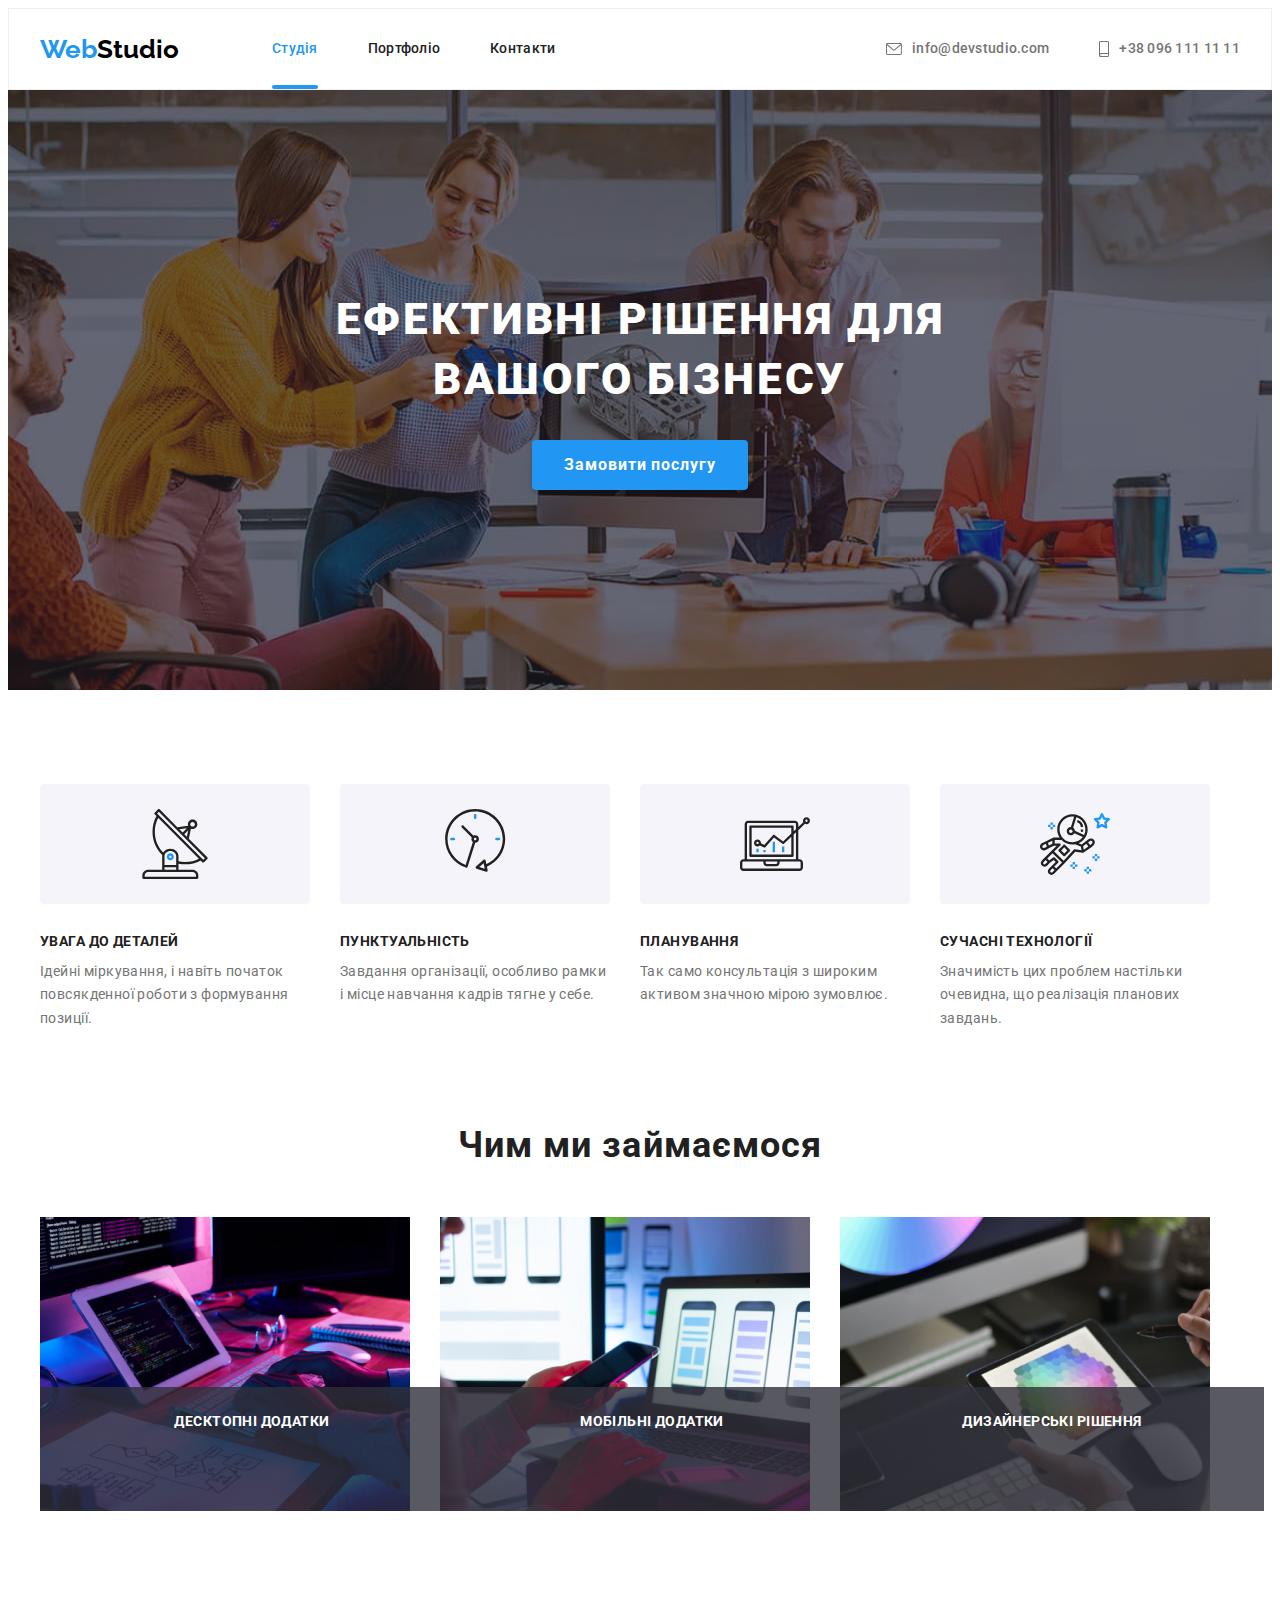
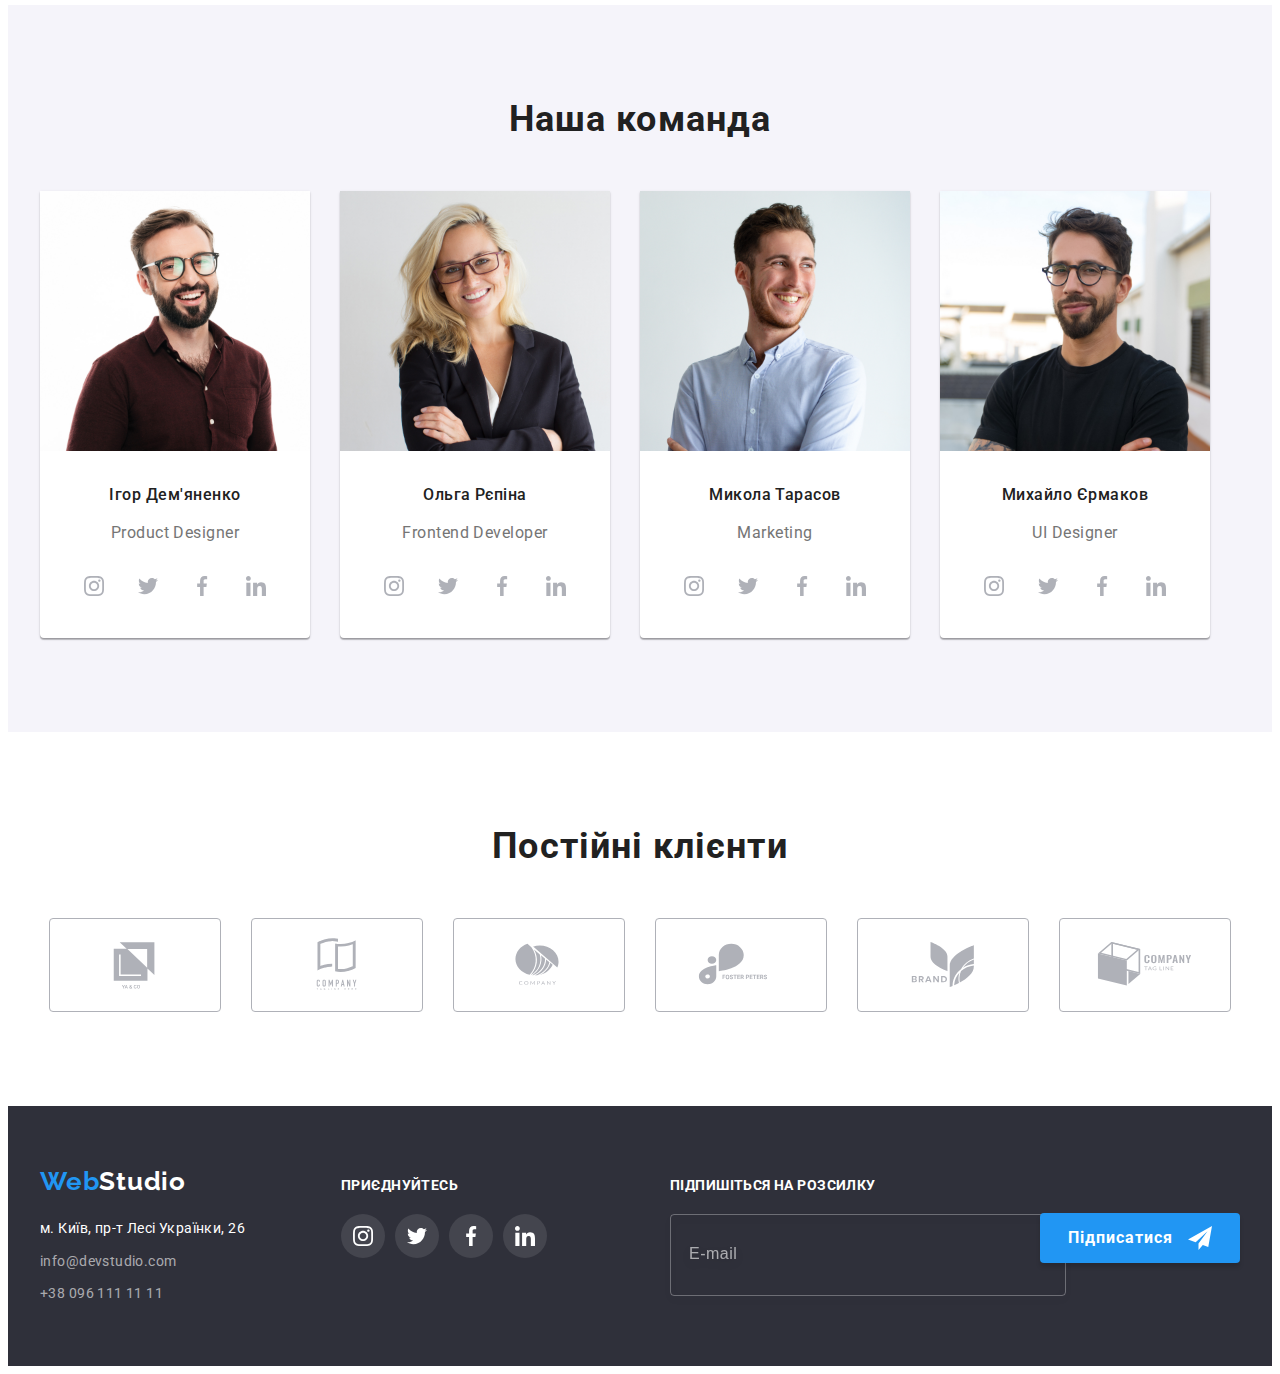
<file: index.html>
<!DOCTYPE html>
<html lang="uk">
  <head>
    <meta charset="UTF-8" />
    <meta http-equiv="X-UA-Compatible" content="IE=edge" />
    <meta name="viewport" content="width=device-width, initial-scale=1.0" />
    <title>Document</title>
    <link rel="preconnect" href="https://fonts.googleapis.com" />
    <link rel="preconnect" href="https://fonts.gstatic.com" crossorigin />
    <link
      href="https://fonts.googleapis.com/css2?family=Raleway:wght@700&family=Roboto:wght@400;500;700;900&display=swap"
      rel="stylesheet"
    />
    <link rel="stylesheet" href="https://cdnjs.cloudflare.com/ajax/libs/modern-normalize/1.1.0/modern-normalize.min.css" integrity="sha512-wpPYUAdjBVSE4KJnH1VR1HeZfpl1ub8YT/NKx4PuQ5NmX2tKuGu6U/JRp5y+Y8XG2tV+wKQpNHVUX03MfMFn9Q==" crossorigin="anonymous" referrerpolicy="no-referrer" />
    <link rel="stylesheet" href="./css/main.min.css">
  </head>
  <body>
    <header class="header">
      <div class="container header__container" >
       <nav class="navigation">
          <a href="./index.html" class="logo-studio"
          ><span class="logo-web">Web</span>Studio</a>
        <ul class="navigation__list list">
          <li class="link"><a href="./index.html" class="navigation__link current">Студія</a></li>
          <li class="link">
            <a href="./portfolio.html" class="navigation__link">Портфоліо</a>
          </li>
          <li class="link"><a href="" class="navigation__link">Контакти</a></li>
        </ul>
       </nav>
         <ul class="list navigation__list">
           <li>
             <a href="mailto:info@devstudio.com" class="contacts">
              <svg width="16" height="12" class="contacts__icon"><use href="./images/icons.svg#icon-mail"></use></svg> info@devstudio.com</a>
           </li>
           <li>
             <a href="tel:+380961111111" class="contacts">
            <svg width="10" height="16" class="contacts__icon"><use href="./images/icons.svg#icon-smartphone"></use></svg>+38 096 111 11 11</a>
           </li>
         </ul>
      </div>
    </header>

    <main>
      <section class="hero section">
        <div class="container">
          <h1 class="main-title">Ефективні рішення для вашого бізнесу</h1>
          <button data-modal-open type="button" class="hero__button" >Замовити послугу</button>
        </div>
      </section>
      
      <section class="section">
        <div class="container">
          <h2 class="visually-hidden"></h2>
          <ul class="list about-list">
          <li>
            <div class="about__img"><svg width="70" height="70" class="about__img__icon"><use href="./images/icons.svg#icon-antenna-1"></use></svg></div>
            <h3 class="about__title">УВАГА ДО ДЕТАЛЕЙ</h3>
            <p class="about__description">
               Ідейні міркування, і навіть початок повсякденної роботи з
              формування позиції.
             </p>
          </li>
          <li>
            <div class="about__img"><svg width="70" height="70" class="about__img__icon"><use href="./images/icons.svg#icon-clock-1"></use></svg></div>
            <h3 class="about__title">ПУНКТУАЛЬНІСТЬ</h3>
            <p class="about__description">
               Завдання організації, особливо рамки і місце навчання кадрів тягне
               у себе.
            </p>
          </li>
          <li>
            <div class="about__img"><svg width="70" height="70" class="about__img__icon"><use href="./images/icons.svg#icon-diagram-1"></use></svg></div>
            <h3 class="about__title">ПЛАНУВАННЯ</h3>
            <p class="about__description">
               Так само консультація з широким активом значною мірою зумовлює.
             </p>
          </li>
          <li>
            <div class="about__img"><svg width="70" height="70" class="about__img__icon"><use href="./images/icons.svg#icon-astronaut-1"></use></svg></div>
            <h3 class="about__title">СУЧАСНІ ТЕХНОЛОГІЇ</h3>
            <p class="about__description">
               Значимість цих проблем настільки очевидна, що реалізація планових
               завдань.
            </p>
          </li>
         </ul>
        </div>
      </section>
    
        <section class="section production">
          <div class="container">
            <h2 class="section__title">Чим ми займаємося</h2>
            <ul class="list production__list">
             <li class="production__item">
                <img width="370" src="./images/box1.jpg" alt="компютер" />
                <p class="production__description">Десктопні додатки</p>
              </li>
             <li class="production__item">
                <img width="370" src="./images/box2.jpg" alt="смартфон" />
                <p class="production__description">Мобільні додатки</p>
            </li>
             <li class="production__item">
                <img width="370" src="./images/box3.jpg" alt="кольористика" />
                <p class="production__description">Дизайнерські рішення</p>
              </li>
            </ul>
          </div>
        </section>

        <section class="position section">
          <div class="container">
            <h2 class="section__title">Наша команда</h2>
            <ul class="list position__list">
          <li class="position__item">
            <img
              width="270"
              src="./images/ihor_demyanenko.jpg"
              alt="Ігор Дем'яненко"
            />
            <h3 class="position__title">Ігор Дем'яненко</h3>
            <p class="position__description" lang="en">Product Designer</p>
            <ul class="soc__list list">
              <li class="soc__item"><a href="#" class="soc__link link"><svg width="20" height="20" class="soc__icon"><use href="./images/icons.svg#icon-instagram"></use></svg></a></li>
              <li class="soc__item"><a href="#" class="soc__link link"><svg width="20" height="20" class="soc__icon"><use href="./images/icons.svg#icon-twitter"></use></svg></a></li>
              <li class="soc__item"><a href="#" class="soc__link link"><svg width="20" height="20" class="soc__icon"><use href="./images/icons.svg#icon-facebook"></use></svg></a></li>
              <li class="soc__item"><a href="#" class="soc__link link"><svg width="20" height="20" class="soc__icon"><use href="./images/icons.svg#icon-linkedin"></use></svg></a></li>
            </ul>
          </li>
          <li class="position__item">
            <img
              width="270"
              src="./images/olha_repina.jpg"
              alt="Ольга Рєпіна"
            />
            <h3 class="position__title">Ольга Рєпіна</h3>
            <p class="position__description" lang="en">Frontend Developer</p>
            <ul class="soc__list list">
              <li class="soc__item"><a href="#" class="soc__link link"><svg width="20" height="20" class="soc__icon"><use href="./images/icons.svg#icon-instagram"></use></svg></a></li>
              <li class="soc__item"><a href="#" class="soc__link link"><svg width="20" height="20" class="soc__icon"><use href="./images/icons.svg#icon-twitter"></use></svg></a></li>
              <li class="soc__item"><a href="#" class="soc__link link"><svg width="20" height="20" class="soc__icon"><use href="./images/icons.svg#icon-facebook"></use></svg></a></li>
              <li class="soc__item"><a href="#" class="soc__link link"><svg width="20" height="20" class="soc__icon"><use href="./images/icons.svg#icon-linkedin"></use></svg></a></li>
            </ul>
          </li>
          <li class="position__item">
            <img
              width="270"
              src="./images/mykola_tarasov.jpg"
              alt="Микола Тарасов"
            />
            <h3 class="position__title">Микола Тарасов</h3>
            <p class="position__description" lang="en">Marketing</p>
            <ul class="soc__list list">
              <li class="soc__item"><a href="#" class="soc__link link"><svg width="20" height="20" class="soc__icon"><use href="./images/icons.svg#icon-instagram"></use></svg></a></li>
              <li class="soc__item"><a href="#" class="soc__link link"><svg width="20" height="20" class="soc__icon"><use href="./images/icons.svg#icon-twitter"></use></svg></a></li>
              <li class="soc__item"><a href="#" class="soc__link link"><svg width="20" height="20" class="soc__icon"><use href="./images/icons.svg#icon-facebook"></use></svg></a></li>
              <li class="soc__item"><a href="#" class="soc__link link"><svg width="20" height="20" class="soc__icon"><use href="./images/icons.svg#icon-linkedin"></use></svg></a></li>
            </ul>
          </li>
          <li class="position__item">
            <img
              width="270"
              src="./images/mychailo_yermakov.jpg"
              alt="Михайло Єрмаков"
            />
            <h3 class="position__title">Михайло Єрмаков</h3>
            <p class="position__description" lang="en">UI Designer</p>
            <ul class="soc__list list">
              <li class="soc__item"><a href="#" class="soc__link link"><svg width="20" height="20" class="soc__icon"><use href="./images/icons.svg#icon-instagram"></use></svg></a></li>
              <li class="soc__item"><a href="#" class="soc__link link"><svg width="20" height="20" class="soc__icon"><use href="./images/icons.svg#icon-twitter"></use></svg></a></li>
              <li class="soc__item"><a href="#" class="soc__link link"><svg width="20" height="20" class="soc__icon"><use href="./images/icons.svg#icon-facebook"></use></svg></a></li>
              <li class="soc__item"><a href="#" class="soc__link link"><svg width="20" height="20" class="soc__icon"><use href="./images/icons.svg#icon-linkedin"></use></svg></a></li>
            </ul>
          </li>
            </ul>
          </div>
       </section>
       
       <section class="section">
        <div class="container">
          <h2 class="section__title">Постійні клієнти</h2>
          <ul class="customers-list list">
            <li class="customers__item"><a href="#" class="customers__link"><svg width="106" height="60" class="customers__icon"><use href="./images/icons.svg#icon-Logo1"></use></svg></a></li>
            <li class="customers__item"><a href="#" class="customers__link"><svg width="106" height="60" class="customers__icon"><use href="./images/icons.svg#icon-Logo2"></use></svg></a></li>
            <li class="customers__item"><a href="#" class="customers__link"><svg width="106" height="60" class="customers__icon"><use href="./images/icons.svg#icon-Logo3"></use></svg></a></li>
            <li class="customers__item"><a href="#" class="customers__link"><svg width="106" height="60" class="customers__icon"><use href="./images/icons.svg#icon-logo4"></use></svg></a></li>
            <li class="customers__item"><a href="#" class="customers__link"><svg width="106" height="60" class="customers__icon"><use href="./images/icons.svg#icon-Logo5"></use></svg></a></li>
            <li class="customers__item"><a href="#" class="customers__link"><svg width="106" height="60" class="customers__icon"><use href="./images/icons.svg#icon-logo6"></use></svg></a></li>
          </ul>
       </div>
      </section>
    </main>

    <footer class="footer-section">
      <div class="container footer">
        <div class="footer-adress">
          <a href="./index.html" class="footer-logo-studio"
           ><span class="footer-logo-web">Web</span>Studio</a>
          <adress>
           <ul class="footer__list">
             <li>
               <a
                 rel="noopener noreferrer nofollow"
                 class="map address-information"
                 target="_blank"
                 href="https://goo.gl/maps/pU9KRuykUzMcovkL9"
                 >м. Київ, пр-т Лесі Українки, 26</a
               >
             </li>
             <li>
               <a class="footer__contact" href="mailto:info@devstudio.com"
                 >info@devstudio.com</a
               >
             </li>
             <li>
               <a class="footer__contact" href="tel:+380961111111"
                 >+38 096 111 11 11</a
               >
             </li>
            </ul>
          </adress>
    
         </div>
        <div>
        <h3 class="footer-title">приєднуйтесь</h3>
        <ul class="list">
          <li class="footer-soc__item"><a href="#" class="footer-soc__link link"><svg width="20" height="20" class="footer-soc__icon"><use href="./images/icons.svg#icon-instagram"></use></svg></a></li>
          <li class="footer-soc__item"><a href="#" class="footer-soc__link link"><svg width="20" height="20" class="footer-soc__icon"><use href="./images/icons.svg#icon-twitter"></use></svg></a></li>
          <li class="footer-soc__item"><a href="#" class="footer-soc__link link"><svg width="20" height="20" class="footer-soc__icon"><use href="./images/icons.svg#icon-facebook"></use></svg></a></li>
          <li class="footer-soc__item"><a href="#" class="footer-soc__link link"><svg width="20" height="20" class="footer-soc__icon"><use href="./images/icons.svg#icon-linkedin"></use></svg></a></li>
        </ul>
        </div>

        <div class="footer-form">
          <form action="#">
           <div class="subscribe">
             <label for="footer-subscribe">Підпишіться на розсилку</label>
             <input type="email" class="subscribe__input" name="email" id="footer-subscribe" placeholder="E-mail">
            </div>
            <div class="subscribe__button-set">
             <button type="submit" class="subscribe__button">Підписатися</button>
             <svg width="24" height="24" class="subscribe__icon"><use href="./images/icons.svg#icon-icon-send"></use></svg>
            </div>
         </form>
        </div>
      </div>
    </footer>

    <div data-modal class="blackdrop is-hidden">
      <div class="modal">
       <button data-modal-close class="close-button"><svg width="18" height="18" class="button-icon"><use href="./images/icons.svg#icon-close"></use></svg></button>
      <p class="modal-heading">Залиште свої дані, ми вам передзвонимо</p>
      <form action="#">
        <div class="modal-input-group">
         <label for="madal-name" class="modal-name-label"> Ім'я</label>
         <div class="input-icon-group">
            <input type="text" class="modal-input" placeholder="" name="name" id="madal-name">
            <svg width="16" height="18" class="modal-icon"><use href="./images/icons.svg#icon-person-black-18dp-1"></use></svg>
          </div>
        </div>
        <div class="modal-input-group">
         <label for="modal-tel" class="modal-tel-label"> Телефон</label>
         <div class="input-icon-group">
            <input type="tel" class="modal-input" placeholder="" name="tel" id="modal-tel" pattern="[\+]\d{2}\s[\(]\d{3}[\)]\s\d{3}[\-]\d{2}[\-]\d{2}">
            <svg width="18" height="18" class="modal-icon"><use href="./images/icons.svg#icon-phone-black-18dp-1"></use></svg>
          </div>
        </div>
        <div class="modal-input-group">
          <label for="moda-email" class="modal-email-label">Пошта </label> 
          <div class="input-icon-group">
            <input type="email" class="modal-input" placeholder="" name="email" id="moda-email" value="">
            <svg width="18" height="18" class="modal-icon"><use href="./images/icons.svg#icon-email-black-18dp-1"></use></svg>
          </div>
        </div>
        <div class="modal-input-coment">
          <label for="modal-coment" class="modal-coment-label">Коментар</label>
          <textarea class="modal-text" name="coment" id="modal-coment" placeholder="Введіть текст"></textarea>
        </div>
        <div class="modal-input-check-box">
          <input class="checkbox visually-hidden" type="checkbox" name="checkbox" id="checkbox-modal">
          <label for="checkbox-modal" class="checkbox-lable">Погоджуюся з розсилкою та приймаю<a class="checkbox-link" href="">Умови договору</a></label>
        </div>


        <button type="submit" class="modal-submit-button">Відправити</button>
      </form>
      </div>
    </div>



     <script src="./js/modal.js"></script>

  </body>
</html>
</file>
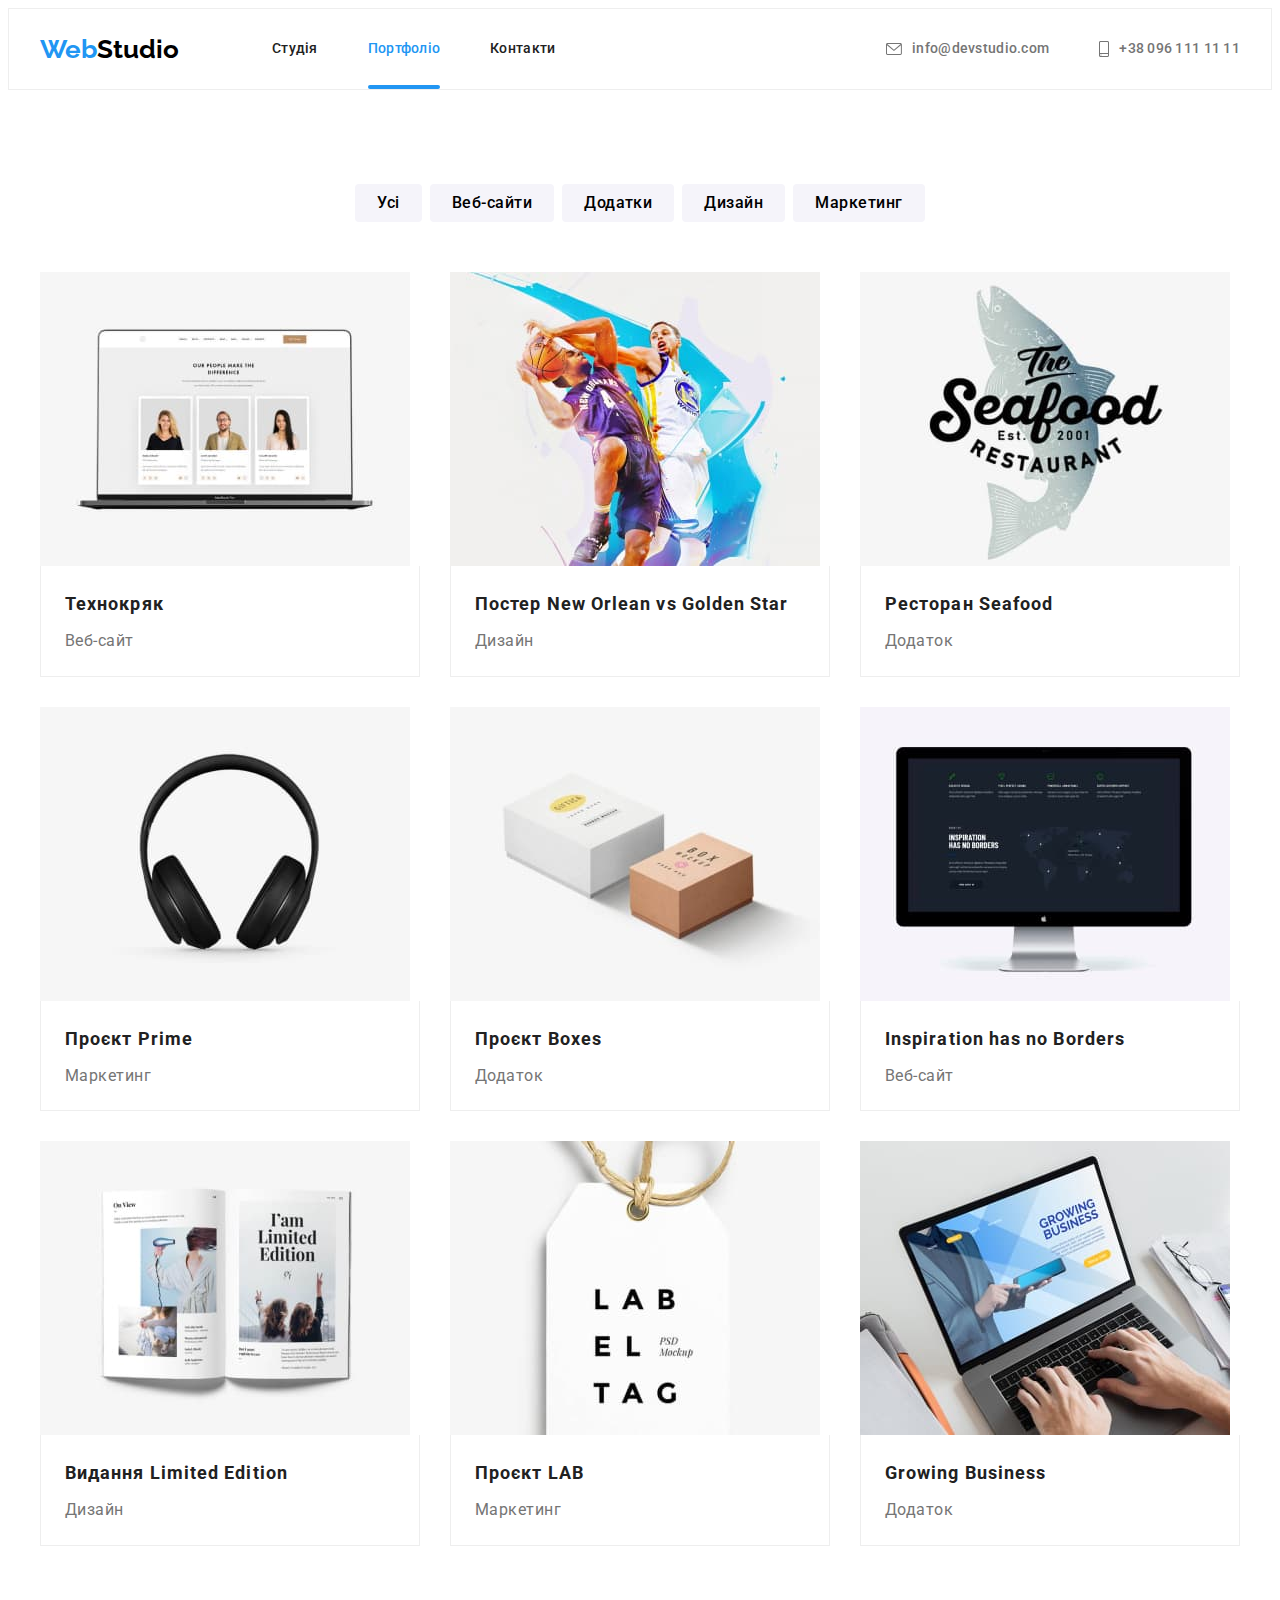
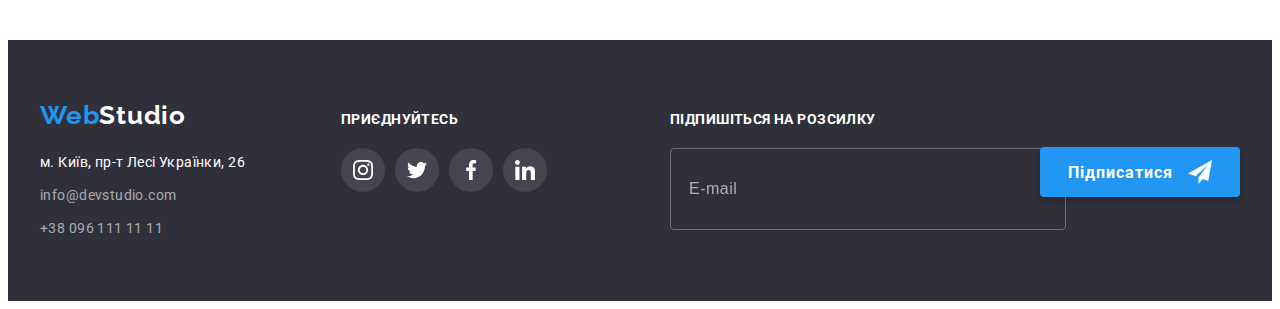
<file: portfolio.html>
<!DOCTYPE html>
<html lang="uk">
  <head>
    <meta charset="UTF-8" />
    <meta http-equiv="X-UA-Compatible" content="IE=edge" />
    <meta name="viewport" content="width=device-width, initial-scale=1.0" />
    <title>Document</title>
    <link rel="preconnect" href="https://fonts.googleapis.com" />
    <link rel="preconnect" href="https://fonts.gstatic.com" crossorigin />
    <link
      href="https://fonts.googleapis.com/css2?family=Raleway:wght@700&family=Roboto:wght@400;500;700;900&display=swap"
      rel="stylesheet"
    />
    <link
      rel="stylesheet"
      href="https://cdnjs.cloudflare.com/ajax/libs/modern-normalize/1.1.0/modern-normalize.min.css"
      integrity="sha512-wpPYUAdjBVSE4KJnH1VR1HeZfpl1ub8YT/NKx4PuQ5NmX2tKuGu6U/JRp5y+Y8XG2tV+wKQpNHVUX03MfMFn9Q=="
      crossorigin="anonymous"
      referrerpolicy="no-referrer"/>
    <link rel="stylesheet" href="./css/main.min.css">
  </head>
  <body>

    <header class="header">
      <div class="container header__container" >
       <nav class="navigation">
          <a href="./index.html" class="logo-studio"
          ><span class="logo-web">Web</span>Studio</a>
        <ul class="navigation__list list">
          <li class="link"><a href="./index.html" class="navigation__link">Студія</a></li>
          <li class="link">
            <a href="./portfolio.html" class="navigation__link current">Портфоліо</a>
          </li>
          <li class="link"><a href="" class="navigation__link">Контакти</a></li>
        </ul>
       </nav>
         <ul class="list navigation__list">
           <li>
             <a href="mailto:info@devstudio.com" class="contacts">
              <svg width="16" height="12" class="contacts__icon"><use href="./images/icons.svg#icon-mail"></use></svg> info@devstudio.com</a>
           </li>
           <li>
             <a href="tel:+380961111111" class="contacts">
            <svg width="10" height="16" class="contacts__icon"><use href="./images/icons.svg#icon-smartphone"></use></svg>+38 096 111 11 11</a>
           </li>
         </ul>
      </div>
    </header>

    <main>
      <section class="section">
        <div class="container">
          <h1 class="visually-hidden"></h1>
          <ul class="list portfolio-button-list link">
           <li>
             <button type="button" class="portfolio-button">Усі</button>
           </li>
           <li>
             <button type="button" class="portfolio-button">Веб-сайти</button>
           </li>
           <li>
             <button type="button" class="portfolio-button">Додатки</button>
           </li>
           <li>
             <button type="button" class="portfolio-button">Дизайн</button>
           </li>
           <li>
             <button type="button" class="portfolio-button">Маркетинг</button>
           </li>
          </ul>
          <ul class="list product__list">
           <li class="product__item">
            <a class="product__link link" href="">
              <div class="product__img">
               <img width="370" src="./images/portfolio/web-site.jpg" alt="веб-сайт" />
               <p class="product__overlay">Ресурс пропонує комплексні пропозиції з різним рівнем функціоналу та сервісів. Все це дозволить відвідувачу отримати вичерпні відомості про компанію чи приватну особу.</p>
             </div>
             <div class="product-dscp-box">
               <h2 class="product__title">Технокряк</h2>
               <p class="product__description">Веб-сайт</p>
             </div>
            </a>
           </li>
           <li class="product__item">
            <a class="product__link link" href="">
              <div class="product__img">
                <img width="370" src="./images/portfolio/bascketball.jpg" alt="баскетболісти"/>
                <p class="product__overlay">Ресурс пропонує комплексні пропозиції з різним рівнем функціоналу та сервісів. Все це дозволить відвідувачу отримати вичерпні відомості про компанію чи приватну особу.</p>
              </div>
              <div class="product-dscp-box">
               <h2 lang="en" class="product__title">
              Постер New Orlean vs Golden Star</h2>
              <p class="product__description">Дизайн</p>
              </div>
            </a>
           </li>
           <li class="product__item">
            <a class="product__link link" href="">
             <div class="product__img">
              <img width="370" src="./images/portfolio/resturant-logo.jpg" alt="лого ресторану"/>
              <p class="product__overlay">Ресурс пропонує комплексні пропозиції з різним рівнем функціоналу та сервісів. Все це дозволить відвідувачу отримати вичерпні відомості про компанію чи приватну особу.</p>
             </div>
             <div class="product-dscp-box">
               <h2 lang="en" class="product__title">Ресторан Seafood</h2>
              <p class="product__description">Додаток</p>
             </div>
            </a>
           </li>
           <li class="product__item">
            <a class="product__link link" href="">
              <div class="product__img">
                <img width="370" src="./images/portfolio/headphones.jpg" alt="навушники"/>
                <p class="product__overlay">Ресурс пропонує комплексні пропозиції з різним рівнем функціоналу та сервісів. Все це дозволить відвідувачу отримати вичерпні відомості про компанію чи приватну особу.</p>
              </div>
              <div class="product-dscp-box">
                <h2 lang="en" class="product__title">Проєкт Prime</h2>
                <p class="product__description">Маркетинг</p>
              </div>
            </a>
           </li>
           <li class="product__item">
            <a class="product__link link" href="">
             <div class="product__img">
              <img width="370" src="./images/portfolio/boxes.jpg" alt="коробки" />
              <p class="product__overlay">Ресурс пропонує комплексні пропозиції з різним рівнем функціоналу та сервісів. Все це дозволить відвідувачу отримати вичерпні відомості про компанію чи приватну особу.</p>
             </div>
              <div class="product-dscp-box">
               <h2 lang="en" class="product__title">Проєкт Boxes</h2>
               <p class="product__description">Додаток</p>
              </div>
             </a>
           </li>
           <li class="product__item">
            <a class="product__link link" href="">
             <div class="product__img">
              <img width="370" src="./images/portfolio/screen.jpg" alt="екран монітора"/>
               <p class="product__overlay">Ресурс пропонує комплексні пропозиції з різним рівнем функціоналу та сервісів. Все це дозволить відвідувачу отримати вичерпні відомості про компанію чи приватну особу.</p>
              </div>
             <div class="product-dscp-box">
             <h2 lang="en" class="product__title">
               Inspiration has no Borders
             </h2>
              <p class="product__description">Веб-сайт</p>
             </div>
             </a>
           </li>
           <li class="product__item">
            <a class="product__link link" href="">
             <div class="product__img">
              <img width="370" src="./images/portfolio/book.jpg" alt="розгорнута книга"/>
              <p class="product__overlay">Ресурс пропонує комплексні пропозиції з різним рівнем функціоналу та сервісів. Все це дозволить відвідувачу отримати вичерпні відомості про компанію чи приватну особу.</p>
             </div>
             <div class="product-dscp-box">
              <h2 lang="en" class="product__title">Видання Limited Edition</h2>
              <p class="product__description">Дизайн</p>
             </div>
            </a>
           </li>
           <li class="product__item">
            <a class="product__link link" href="">
              <div class="product__img">
                <img width="370" src="./images/portfolio/tag.jpg" alt="етикетка" />
                <p class="product__overlay">Ресурс пропонує комплексні пропозиції з різним рівнем функціоналу та сервісів. Все це дозволить відвідувачу отримати вичерпні відомості про компанію чи приватну особу.</p>
              </div>
              <div class="product-dscp-box">
               <h2 lang="en" class="product__title">Проєкт LAB</h2>
               <p class="product__description">Маркетинг</p>
              </div>
            </a>
           </li>
           <li class="product__item">
            <a class="product__link link" href="">
             <div class="product__img">
              <img width="370" src="./images/portfolio/laptop.jpg" alt="користуання компютором"/>
              <p class="product__overlay">Ресурс пропонує комплексні пропозиції з різним рівнем функціоналу та сервісів. Все це дозволить відвідувачу отримати вичерпні відомості про компанію чи приватну особу.</p>
             </div>
             <div class="product-dscp-box">
               <h2 lang="en" class="product__title">Growing Business</h2>
               <p class="product__description">Додаток</p>
             </div>
            </a>
           </li>
          </ul>
        </div>
      </section>
    </main>

    <footer class="footer-section">
      <div class="container footer">
        <div class="footer-adress">
          <a href="./index.html" class="footer-logo-studio"
           ><span class="footer-logo-web">Web</span>Studio</a>
          <adress>
           <ul class="footer__list">
             <li>
               <a
                 rel="noopener noreferrer nofollow"
                 class="map address-information"
                 target="_blank"
                 href="https://goo.gl/maps/pU9KRuykUzMcovkL9"
                 >м. Київ, пр-т Лесі Українки, 26</a
               >
             </li>
             <li>
               <a class="footer__contact" href="mailto:info@devstudio.com"
                 >info@devstudio.com</a
               >
             </li>
             <li>
               <a class="footer__contact" href="tel:+380961111111"
                 >+38 096 111 11 11</a
               >
             </li>
            </ul>
          </adress>
    
         </div>
        <div>
        <h3 class="footer-title">приєднуйтесь</h3>
        <ul class="list">
          <li class="footer-soc__item"><a href="#" class="footer-soc__link link"><svg width="20" height="20" class="footer-soc__icon"><use href="./images/icons.svg#icon-instagram"></use></svg></a></li>
          <li class="footer-soc__item"><a href="#" class="footer-soc__link link"><svg width="20" height="20" class="footer-soc__icon"><use href="./images/icons.svg#icon-twitter"></use></svg></a></li>
          <li class="footer-soc__item"><a href="#" class="footer-soc__link link"><svg width="20" height="20" class="footer-soc__icon"><use href="./images/icons.svg#icon-facebook"></use></svg></a></li>
          <li class="footer-soc__item"><a href="#" class="footer-soc__link link"><svg width="20" height="20" class="footer-soc__icon"><use href="./images/icons.svg#icon-linkedin"></use></svg></a></li>
        </ul>
        </div>

        <div class="footer-form">
          <form action="">
           <div class="subscribe">
             <label for="footer-subscribe">Підпишіться на розсилку</label>
             <input type="email" class="subscribe__input" name="email" id="footer-subscribe" placeholder="E-mail">
            </div>
            <div class="subscribe__button-set">
             <button type="submit" class="subscribe__button">Підписатися</button>
             <svg width="24" height="24" class="subscribe__icon"><use href="./images/icons.svg#icon-icon-send"></use></svg>
            </div>
         </form>
        </div>
      </div>
    </footer>
  </body>
</html>
</file>
<file: css/main.min.css>
:root{--black: #212121;--white: #ffffff;--gray: #757575;--background: #2f303a;--background-light: #f5f4fa;--blue-brand: #2196f3;--logo-black: #000000;--border: #eeeeee;--logo-gray: #AFB1B8;--black-transparent: rgba(33, 33, 33, 0.2);--transition-function: cubic-bezier(0.4, 0, 0.2, 1);--transition-timing: 250ms}.footer-soc__link,.customers__link,.soc__link,.soc__list,.about__img,.contacts,.navigation,.header__container,.checkbox-lable{display:flex;align-items:center}.subscribe__button,.hero__button,.modal-submit-button{background:var(--blue-brand);box-shadow:0px 4px 4px rgba(0,0,0,.15);border-radius:4px;border:none;font-family:inherit;font-weight:700;font-size:16px;letter-spacing:.06em;color:var(--white);cursor:pointer}.visually-hidden{position:absolute;width:1px;height:1px;margin:-1px;border:0;padding:0;white-space:nowrap;-webkit-clip-path:inset(100%);clip-path:inset(100%);clip:rect(0 0 0 0);overflow:hidden}p,p h1,h2,h3,h4,h5,h6{margin:0}button{cursor:pointer}button:hover,button:focus{background:var(--blue-brand);box-shadow:0px 3px 1px rgba(0,0,0,.1),0px 1px 2px rgba(0,0,0,.08),0px 2px 2px rgba(0,0,0,.12);border-radius:4px}img{display:block;max-width:100%;height:auto}ul{padding:0}.list{list-style:none;display:flex;flex-direction:row}ul{margin:0;padding-left:0}body{font-family:"Roboto",sans-serif;color:var(--black);font-size:14px;background-color:var(--white);box-sizing:border-box}.container{width:1200px;padding:0 15px;margin:0 auto}.section{padding:94px 0}.section__title{font-size:36px;line-height:1.16;text-align:center;letter-spacing:.03em;margin-bottom:50px}.blackdrop{background:rgba(0,0,0,.2);position:fixed;width:100%;height:100%;top:0;left:0;transition:opacity 250ms cubic-bezier(0.4, 0, 0.2, 1),visibility 250ms cubic-bezier(0.4, 0, 0.2, 1)}.blackdrop.is-hidden{visibility:hidden;opacity:0;pointer-events:none}.blackdrop.is-hidden .modal{transform:translate(-50%) scale(0)}.modal{position:absolute;top:50%;left:50%;transform:translate(-50%, -50%) scale(1);width:528px;height:581px;background:var(--white);box-shadow:0px 1px 3px rgba(0,0,0,.12),0px 1px 1px rgba(0,0,0,.14),0px 2px 1px rgba(0,0,0,.2);border-radius:4px;padding:40px;transition:transform 500ms cubic-bezier(0.4, 0, 0.2, 1)}.modal-heading{font-weight:700;font-size:20px;line-height:1.15;text-align:center;letter-spacing:.03em;color:var(--black);margin-bottom:12px}.modal-input{width:100%;height:40px;border:1px solid var(--black-transparent);border-radius:4px;padding-left:42px;margin-top:4px;transition:border-color var(--transition-timing) var(--transition-function)}.modal-input:focus+svg,.modal-input:focus{border-color:var(--blue-brand);fill:var(--blue-brand);outline:rgba(0,0,0,0)}.modal-input-group{margin-bottom:10px}.modal-name-label,.modal-tel-label,.modal-email-label{font-size:12px;line-height:1.16;letter-spacing:.01em;color:var(--gray);margin-bottom:4px}.modal-coment-label{font-size:12px;line-height:1.16;letter-spacing:.01em;color:var(--gray)}.modal-input-coment{margin-bottom:20px;font-size:12px;line-height:14px;letter-spacing:.01em;color:var(--gray)}.button-icon{fill:currentColor;transition:fill var(--transition-timing) var(--transition-function)}.close-button{display:flex;justify-content:center;align-items:center;position:absolute;padding:0;width:30px;height:30px;top:8px;right:8px;background:var(--white);border:1px solid rgba(0,0,0,.1);border-radius:50%}.close-button:hover,.close-button:focus{color:var(--blue-brand);background:var(--white);border:1px solid rgba(0,0,0,.1);border-radius:50%;box-shadow:none}.input-icon-group{position:relative}.modal-icon{fill:var(--black);position:absolute;top:15px;left:12px;transition:fill var(--transition-timing) var(--transition-function)}.modal-text{display:block;width:100%;height:120px;border:1px solid var(--black-transparent);border-radius:4px;padding:12px 16px;resize:none;margin-top:4px;transition:border-color var(--transition-timing) var(--transition-function)}.modal-text:focus{border-color:var(--blue-brand);fill:var(--blue-brand);outline:rgba(0,0,0,0)}.modal-input-check-box{margin-bottom:30px}.checkbox-lable{justify-content:center;line-height:1.7;letter-spacing:.03em;color:var(--gray)}.checkbox-lable::before{content:"";width:16px;height:16px;border:2px solid var(--black);border-radius:2px;margin-right:8.38px;cursor:pointer}.checkbox:checked+label::before{border:none;background-image:url(../images/check.svg);background-repeat:no-repeat;background-position:center;background-color:var(--blue-brand)}.checkbox-link{line-height:1.7;letter-spacing:.03em;-webkit-text-decoration-line:underline;text-decoration-line:underline;color:var(--blue-brand);margin-left:3px}.modal-submit-button{width:200px;height:50px;padding:10px auto;position:absolute;left:50%;transform:translateX(-50%)}.header{border:1px solid var(--border)}.header__container{flex-direction:row;justify-content:center}.navigation__list{align-items:center;gap:50px;margin-left:auto;transition:color 250ms cubic-bezier(0.4, 0, 0.2, 1)}.navigation__list .link:focus .link:hover .link:active{color:var(--blue-brand)}.navigation__list .navigation__link:active{color:var(--blue-brand)}.logo-studio{text-decoration:none;font-family:"Raleway";font-weight:700;font-size:26px;line-height:1.19;color:var(--logo-black);display:block;margin-right:93px}.logo-web{text-decoration:none;font-family:"Raleway";font-weight:700;font-size:26px;line-height:1.19;color:var(--blue-brand)}.navigation__link{display:block;position:relative;text-decoration:none;font-weight:500;line-height:1.14;letter-spacing:.02em;color:var(--black);padding-top:32px;padding-bottom:32px;transition:color 250ms cubic-bezier(0.4, 0, 0.2, 1)}.navigation__link:hover,.navigation__link:focus{color:var(--blue-brand)}.navigation__link::after{position:absolute;content:"";width:100%;height:4px;background:var(--blue-brand);border-radius:2px;margin-bottom:0px;left:0;bottom:0;opacity:0}.navigation__link.current::after{opacity:1}.navigation__link.current{color:var(--blue-brand)}.contacts{text-decoration:none;font-weight:500;line-height:1.14;letter-spacing:.02em;color:var(--gray);padding-top:32px;padding-bottom:32px;transition:color 250ms cubic-bezier(0.4, 0, 0.2, 1)}.contacts:hover,.contacts:focus{color:var(--blue-brand)}.contacts:active{color:var(--blue-brand);margin-right:10px}.contacts__icon{fill:currentColor;margin-right:10px}.hero{max-width:1600px;margin-left:auto;margin-right:auto;background:var(--background);padding:200px 0;text-align:center;background-image:linear-gradient(to right, rgba(47, 48, 58, 0.4), rgba(47, 48, 58, 0.4)),url(../images/background.jpg);background-size:cover;background-repeat:no-repeat;background-position:center}.main-title{margin:0 auto;font-weight:900;font-size:44px;line-height:1.36;text-align:center;letter-spacing:.06em;text-transform:uppercase;color:var(--white);margin-bottom:30px;width:696px}.hero__button{width:216px;height:50px;padding:10px auto}.about__img{margin-bottom:30px;background:var(--background-light);border-radius:4px;height:120px;justify-content:center}.about-list{display:flex;flex-direction:row;justify-content:flex-start;gap:30px}.about__title{font-size:14px;line-height:1.14;letter-spacing:.03em;text-transform:uppercase;margin-bottom:10px}.about__description{line-height:1.7;letter-spacing:.03em;color:var(--gray);width:270px}.production{padding-top:0}.production__list{gap:30px}.production__item{position:relative}.production__description{position:absolute;font-weight:700;line-height:1.14;text-align:center;letter-spacing:.03em;text-transform:uppercase;color:var(--white);background:rgba(47,48,58,.8);width:370px;height:70px;padding:27px;bottom:0}.position{background:var(--background-light)}.position__list{gap:30px}.position__item{padding-bottom:30px;background:var(--white);box-shadow:0px 1px 3px rgba(0,0,0,.12),0px 1px 1px rgba(0,0,0,.14),0px 2px 1px rgba(0,0,0,.2);border-radius:0px 0px 4px 4px}.position__title{font-weight:500;font-size:16px;line-height:1.8;text-align:center;letter-spacing:.03em;margin-top:30px;margin-bottom:10px}.position__description{font-size:16px;line-height:1.8;text-align:center;letter-spacing:.03em;color:var(--gray);margin-bottom:16px}.soc__list{justify-content:center}.soc__item{width:44px;height:44px}.soc__item:not(:last-child){margin-right:10px}.soc__link{width:100%;height:100%;justify-content:center;background-color:var(--white);border-radius:50%;color:#afb1b8;transition:background-color 250ms cubic-bezier(0.4, 0, 0.2, 1),color 250ms cubic-bezier(0.4, 0, 0.2, 1)}.soc__link:hover,.soc__link:focus{background-color:var(--blue-brand);color:var(--white)}.soc__icon{fill:currentColor}.customers-list{display:flex;justify-content:center}.customers__item:not(:last-child){margin-right:30px}.customers__link{color:var(--logo-gray);width:170px;height:92px;border:1px solid var(--logo-gray);border-radius:4px;justify-content:center;transition:color 250ms cubic-bezier(0.4, 0, 0.2, 1),border 250ms cubic-bezier(0.4, 0, 0.2, 1)}.customers__link:hover,.customers__link:focus{color:var(--blue-brand);border:1px solid var(--blue-brand)}.customers__icon{fill:currentColor}.portfolio-button-list{justify-content:center;gap:8px;margin-bottom:50px}.portfolio-button{background-color:var(--background-light);border-radius:4px;border:0cm;font-family:inherit;font-weight:500;font-size:16px;line-height:1.6;letter-spacing:.03em;cursor:pointer;padding:6px 22px;transition:background-color 250ms cubic-bezier(0.4, 0, 0.2, 1),color 250ms cubic-bezier(0.4, 0, 0.2, 1),box-shadow 250ms cubic-bezier(0.4, 0, 0.2, 1)}.portfolio-button:hover,.portfolio-button:focus{background-color:var(--blue-brand);box-shadow:0px 3px 1px rgba(0,0,0,.1),0px 1px 2px rgba(0,0,0,.08),0px 2px 2px rgba(0,0,0,.12);color:var(--white)}.product__list{display:flex;flex-wrap:wrap;gap:30px}.product__link{display:block;text-decoration:none;transition:box-shadow 250ms cubic-bezier(0.4, 0, 0.2, 1)}.product__link:hover .product__overlay{transform:translateY(0%)}.product__link:hover,.product__link:focus{box-shadow:0px 1px 1px rgba(0,0,0,.12),0px 4px 4px rgba(0,0,0,.06),1px 4px 6px rgba(0,0,0,.16)}.product__img{position:relative;overflow:hidden}.product__overlay{position:absolute;width:100%;height:100%;background:rgba(33,150,243,.9);color:var(--white);font-size:18px;line-height:1.55;letter-spacing:.03em;padding:63px 27px;opacity:90%;transform:translateY(100%);transition:transform 250ms cubic-bezier(0.4, 0, 0.2, 1);z-index:1;top:0;left:0}.product__item{background:var(--white);width:calc((100% - 60px)/3)}.product-dscp-box{padding:20px 24px;border:1px solid var(--border);border-top:none}.product__title{font-size:18px;line-height:2;letter-spacing:.06em;margin-bottom:4px;color:var(--black)}.product__description{font-size:16px;line-height:1.87;letter-spacing:.03em;color:var(--gray)}.footer-section{background:var(--background);padding:60px 0}.footer-logo-studio{font-family:"Raleway";font-weight:700;font-size:26px;line-height:1.19;letter-spacing:.03em;color:var(--white);text-decoration:none;display:block;margin-bottom:20px}.footer-logo-web{font-family:"Raleway";font-weight:700;font-size:26px;line-height:1.19;letter-spacing:.03em;color:var(--blue-brand);text-decoration:none}.footer__list{list-style:none;display:flex;flex-direction:column;gap:9px}.address-information{line-height:1.7;letter-spacing:.03em;color:var(--white);text-decoration:none;font-style:normal}.footer__contact{text-decoration:none;line-height:1.7;letter-spacing:.03em;color:rgba(255,255,255,.6);font-style:normal;display:block;transition:color 250ms cubic-bezier(0.4, 0, 0.2, 1)}.footer__contact:hover,.footer__contact:focus{color:var(--blue-brand)}.footer-title{line-height:1.14;font-size:14px;letter-spacing:.03em;text-transform:uppercase;color:var(--white);margin-bottom:20px}.footer-soc__item{width:44px;height:44px}.footer-soc__item:not(:last-child){margin-right:10px}.footer-soc__link{width:100%;height:100%;justify-content:center;background:rgba(255,255,255,.1);border-radius:50%;color:var(--white);transition:background-color 250ms cubic-bezier(0.4, 0, 0.2, 1)}.footer-soc__link:hover,.footer-soc__link:focus{background-color:var(--blue-brand)}.footer-soc__icon{fill:currentColor}.footer{display:flex;align-items:baseline}.footer-adress{min-width:231px;margin-right:70px}.footer-form{margin-left:auto;position:relative;width:570px;height:86px}.subscribe{margin-right:12px}.subscribe label{font-weight:700;line-height:1.14;letter-spacing:.03em;text-transform:uppercase;color:var(--white)}.subscribe__input{width:358px;height:50px;border:1px solid rgba(255,255,255,.3);filter:drop-shadow(0px 4px 4px rgba(0, 0, 0, 0.15));border-radius:4px;background-color:inherit;color:var(--white);padding:15px 18px;margin-top:20px;margin-right:12px;transition:border-color var(--transition-timing) var(--transition-function)}.subscribe__input:focus{border-color:var(--blue-brand)}.subscribe__input::-moz-placeholder{font-size:16px;line-height:1.25;letter-spacing:.03em;color:rgba(255,255,255,.6)}.subscribe__input:-ms-input-placeholder{font-size:16px;line-height:1.25;letter-spacing:.03em;color:rgba(255,255,255,.6)}.subscribe__input::placeholder{font-size:16px;line-height:1.25;letter-spacing:.03em;color:rgba(255,255,255,.6)}.subscribe__button-set{position:absolute;bottom:0%;right:0}.subscribe__button{width:200px;height:50px;text-align:left;padding-left:28px}.subscribe__icon{fill:var(--white);position:absolute;top:50%;right:0%;transform:translateY(-50%) translateX(0%);margin-right:28px}/*# sourceMappingURL=main.min.css.map */
</file>
